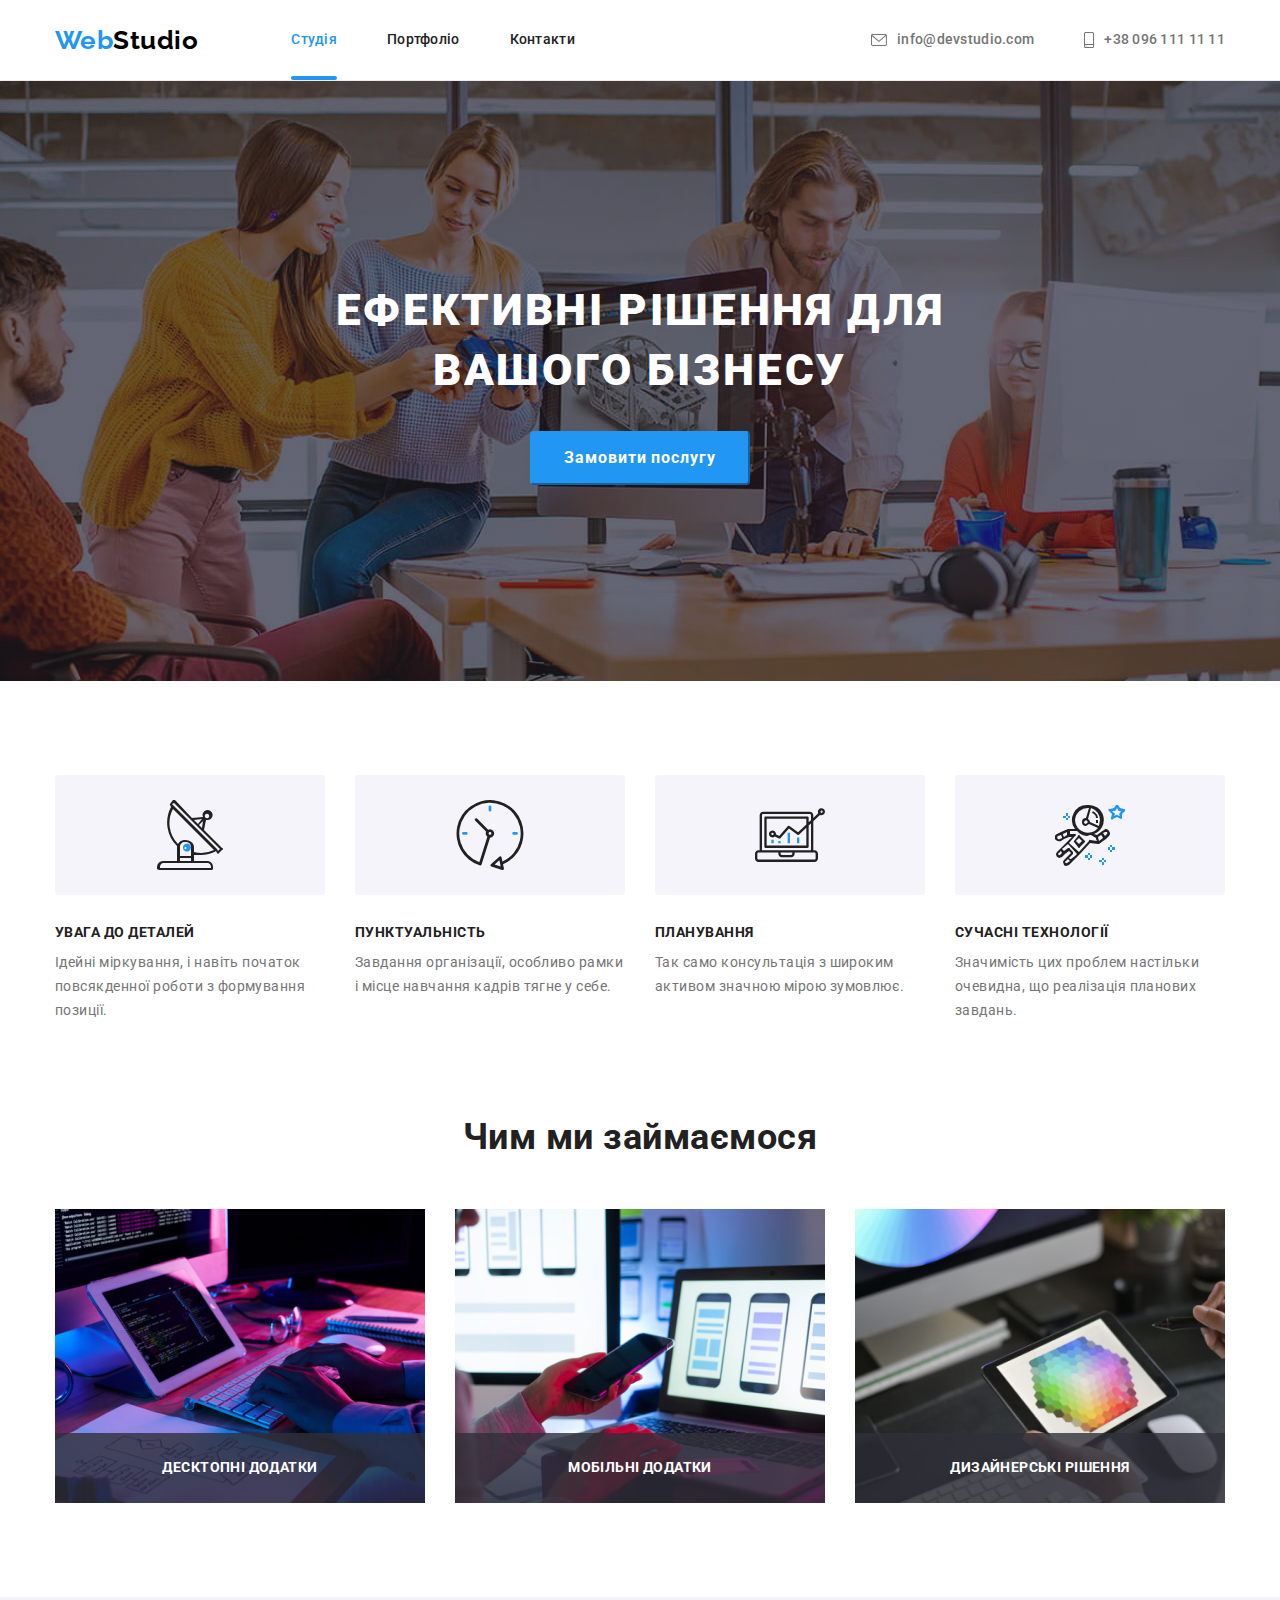
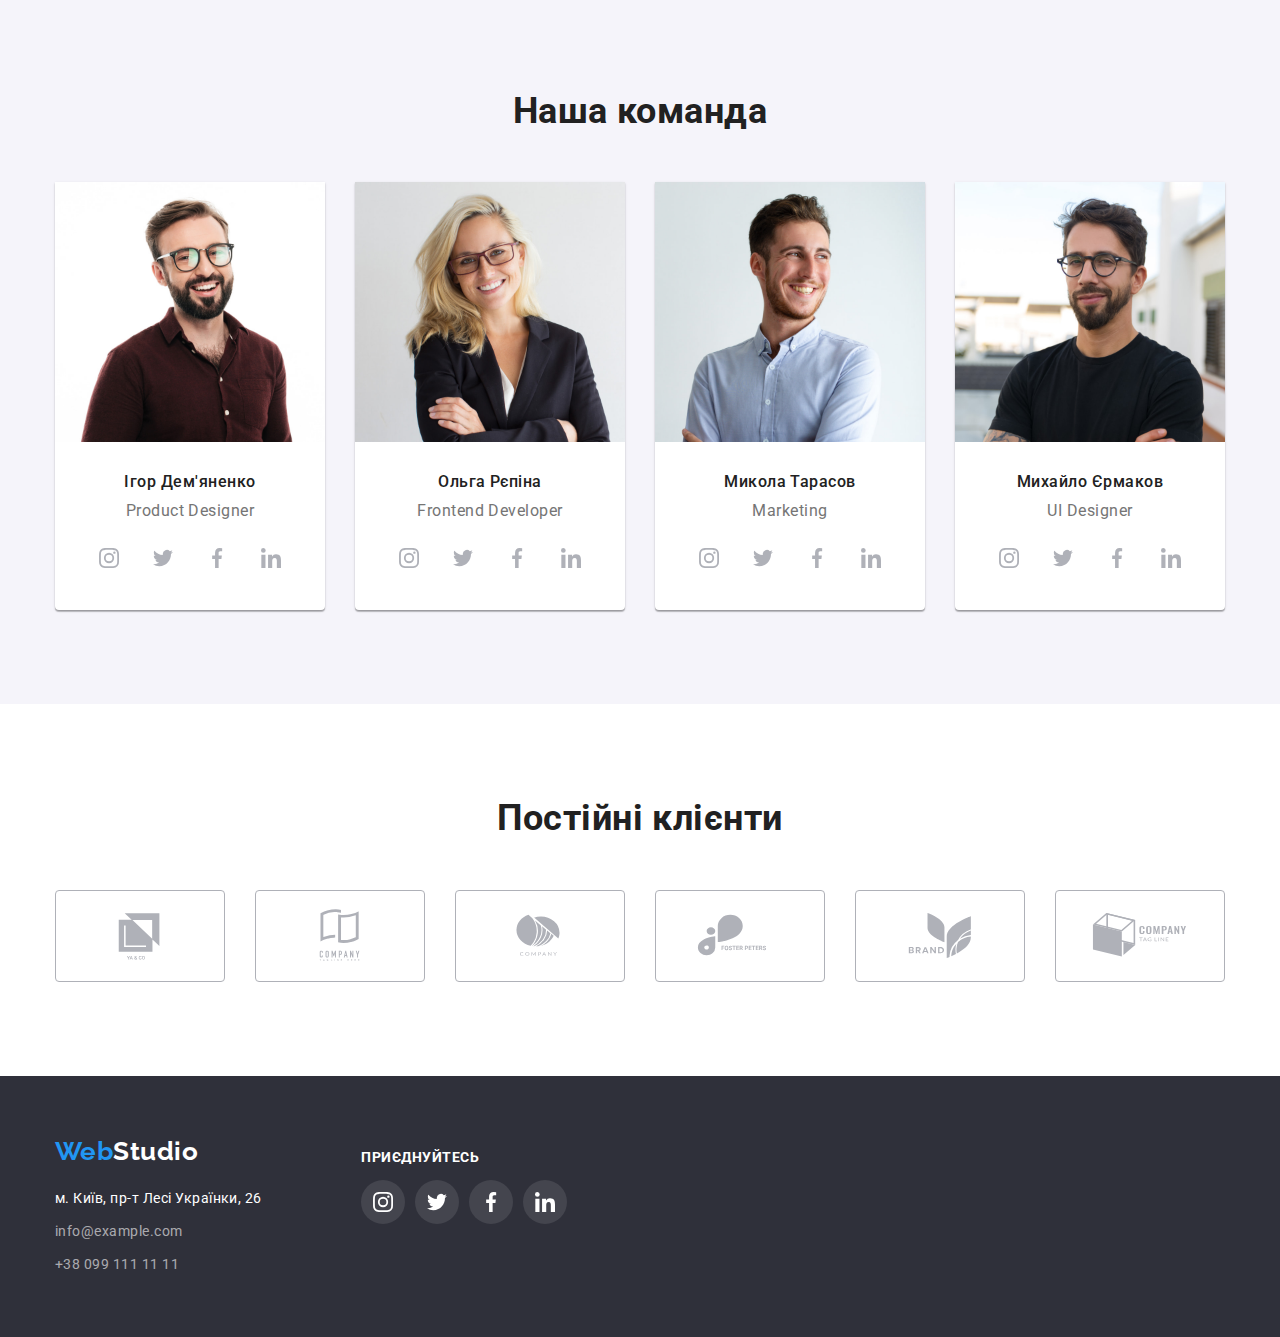
<file: index.html>
<!DOCTYPE html>
<html lang="ua">
  <head>
    <meta charset="UTF-8" />
    <meta http-equiv="X-UA-Compatible" content="IE=edge" />
    <meta name="viewport" content="width=device-width, initial-scale=1.0" />
    <title>WebStudio</title>
    <link
      href="https://fonts.googleapis.com/css2?family=Raleway:wght@700&family=Roboto:wght@400;500;700;900&display=swap"
      rel="stylesheet"
    />
    <link
      rel="stylesheet"
      href="https://cdnjs.cloudflare.com/ajax/libs/modern-normalize/1.1.0/modern-normalize.min.css"
    />
    <link rel="stylesheet" href="./css/styles.css" />
  </head>
  <body>
    <!-- Header  -->
    <header class="header">
      <div class="container main-nav">
        <nav class="general-nav">
          <a href="./index.html" class="logo"
            >Web<span class="accent">Studio</span></a
          >
          <ul class="site-nav list">
            <li class="item "><a href="./index.html" class="link current">Студія</a></li>
            <li class="item">
              <a href="./portfolio.html" class="link">Портфоліо</a>
            </li>
            <li class="item"><a href="" class="link">Контакти</a></li>
          </ul>
        </nav>
        <ul class="contact-nav list">
          <li class="item">
            <a href="mailto:info@devstudio.com" class="link">
              <svg class="contact-icon" width="16px" height="12px">
                <use href="./images/icons.svg#envelope"></use>
              </svg>
              info@devstudio.com
            </a>
          </li>
          <li class="item">
            <a href="tel:+380961111111" class="link">
              <svg class="contact-icon" width="10px" height="16px">
                <use href="./images/icons.svg#smartphone"></use>
              </svg>
              +38 096 111 11 11
            </a>
          </li>
        </ul>
      </div>
    </header>
    <!-- Main content -->
    <main>
      <!-- Герой -->
      <div class="hero-background">
        <section class="hero">
          <h1 class="hero-title">Ефективні рішення для вашого бізнесу</h1>
          <button data-modal-open class="hero-button">Замовити послугу</button>
        </section>
      </div>

      <!-- Качества -->
      <section class="section">
        <div class="container">
          <h2 class="section-title hidden">Наші якості</h2>
          <ul class="qualities list">
            <li class="item">
              <div class="icon-container">
                <svg class="icon-qualities">
                  <use href="./images/icons.svg#antenna"></use>
                </svg>
              </div>
              <h3 class="title">Увага до деталей</h3>
              <p class="text">
                Ідейні міркування, і навіть початок повсякденної роботи з
                формування позиції.
              </p>
            </li>
            <li class="item">
              <div class="icon-container">
                <svg class="icon-qualities">
                  <use href="./images/icons.svg#clock"></use>
                </svg>
              </div>
              <h3 class="title">Пунктуальність</h3>
              <p class="text">
                Завдання організації, особливо рамки і місце навчання кадрів
                тягне у себе.
              </p>
            </li>
            <li class="item icon-diagram">
              <div class="icon-container">
                <svg class="icon-qualities">
                  <use href="./images/icons.svg#diagram"></use>
                </svg>
              </div>
              <h3 class="title">Планування</h3>
              <p class="text">
                Так само консультація з широким активом значною мірою зумовлює.
              </p>
            </li>
            <li class="item icon-astronaut">
              <div class="icon-container">
                <svg class="icon-qualities">
                  <use href="./images/icons.svg#astronaut"></use>
                </svg>
              </div>
              <h3 class="title">Сучасні технології</h3>
              <p class="text">
                Значимість цих проблем настільки очевидна, що реалізація
                планових завдань.
              </p>
            </li>
          </ul>
        </div>
      </section>

      <!-- Діяльність -->
      <section class="section no-top-padding">
        <div class="container">
          <h2 class="section-title">Чим ми займаємося</h2>
          <ul class="work list">
            <li class="item">
              <img
                src="./images/studio/box1.jpg"
                alt="Поиск решений"
                width="370"
                height="auto"
              />
              <p class="description">Десктопні додатки</p>
            </li>
            <li class="item">
              <img
                src="./images/studio/box2.jpg"
                alt="Створення прототипів"
                width="370"
                height="auto"
              />
              <p class="description">Мобільні додатки</p>
            </li>
            <li class="item">
              <img
                src="./images/studio/box3.jpg"
                alt="Тестирование идей"
                width="370"
                height="auto"
              />
              <p class="description">Дизайнерські рішення</p>
            </li>
          </ul>
        </div>
      </section>

      <!-- Команда -->
      <section class="section team">
        <div class="container">
          <h2 class="section-title">Наша команда</h2>
          <ul class="team list">
            <li class="item">
              <img
                src="./images/studio/igor.jpg"
                alt="Ігор Дем'яненко"
                width="270"
                height="260"
                class="photo"
              />
              <h3 class="title">Ігор Дем'яненко</h3>
              <p class="text">Product Designer</p>
              <ul class="social-networks list">
                <li class="soc-net-item">
                  <a href="" class="link">
                    <svg class="icon-social-network">
                      <use href="./images/icons.svg#instagram"></use></svg
                  ></a>
                </li>
                <li class="soc-net-item">
                  <a href="" class="link"
                    ><svg class="icon-social-network">
                      <use href="./images/icons.svg#twitter"></use></svg
                  ></a>
                </li>
                <li class="soc-net-item">
                  <a href="" class="link"
                    ><svg class="icon-social-network">
                      <use href="./images/icons.svg#facebook"></use></svg
                  ></a>
                </li>
                <li class="soc-net-item">
                  <a href="" class="link"
                    ><svg class="icon-social-network">
                      <use href="./images/icons.svg#linkedin"></use></svg
                  ></a>
                </li>
              </ul>
            </li>
            <li class="item">
              <img
                src="./images/studio/olha.jpg"
                alt="Ольга Рєпіна"
                width="270"
                height="260"
                class="photo"
              />
              <h3 class="title">Ольга Рєпіна</h3>
              <p class="text">Frontend Developer</p>
              <ul class="social-networks list">
                <li class="soc-net-item">
                  <a href="" class="link">
                    <svg class="icon-social-network">
                      <use href="./images/icons.svg#instagram"></use></svg
                  ></a>
                </li>
                <li class="soc-net-item">
                  <a href="" class="link"
                    ><svg class="icon-social-network">
                      <use href="./images/icons.svg#twitter"></use></svg
                  ></a>
                </li>
                <li class="soc-net-item">
                  <a href="" class="link"
                    ><svg class="icon-social-network">
                      <use href="./images/icons.svg#facebook"></use></svg
                  ></a>
                </li>
                <li class="soc-net-item">
                  <a href="" class="link"
                    ><svg class="icon-social-network">
                      <use href="./images/icons.svg#linkedin"></use></svg
                  ></a>
                </li>
              </ul>
            </li>
            <li class="item">
              <img
                src="./images/studio/kolia.jpg"
                alt="Микола Тарасов"
                width="270"
                height="260"
                class="photo"
              />
              <h3 class="title">Микола Тарасов</h3>
              <p class="text">Marketing</p>
              <ul class="social-networks list">
                <li class="soc-net-item">
                  <a href="" class="link">
                    <svg class="icon-social-network">
                      <use href="./images/icons.svg#instagram"></use></svg
                  ></a>
                </li>
                <li class="soc-net-item">
                  <a href="" class="link"
                    ><svg class="icon-social-network">
                      <use href="./images/icons.svg#twitter"></use></svg
                  ></a>
                </li>
                <li class="soc-net-item">
                  <a href="" class="link"
                    ><svg class="icon-social-network">
                      <use href="./images/icons.svg#facebook"></use></svg
                  ></a>
                </li>
                <li class="soc-net-item">
                  <a href="" class="link"
                    ><svg class="icon-social-network">
                      <use href="./images/icons.svg#linkedin"></use></svg
                  ></a>
                </li>
              </ul>
            </li>
            <li class="item">
              <img
                src="./images/studio/misha.jpg"
                alt="Михайло Єрмаков"
                width="270"
                height="260"
                class="photo"
              />
              <h3 class="title">Михайло Єрмаков</h3>
              <p class="text">UI Designer</p>
              <ul class="social-networks list">
                <li class="soc-net-item">
                  <a href="" class="link">
                    <svg class="icon-social-network">
                      <use href="./images/icons.svg#instagram"></use></svg
                  ></a>
                </li>
                <li class="soc-net-item">
                  <a href="" class="link"
                    ><svg class="icon-social-network">
                      <use href="./images/icons.svg#twitter"></use></svg
                  ></a>
                </li>
                <li class="soc-net-item">
                  <a href="" class="link"
                    ><svg class="icon-social-network">
                      <use href="./images/icons.svg#facebook"></use></svg
                  ></a>
                </li>
                <li class="soc-net-item">
                  <a href="" class="link"
                    ><svg class="icon-social-network">
                      <use href="./images/icons.svg#linkedin"></use></svg
                  ></a>
                </li>
              </ul>
            </li>
          </ul>
        </div>
      </section>

      <!-- Постійні клієнти -->
      <section class="section">
        <div class="container">
          <h2 class="section-title">Постійні клієнти</h2>
          <ul class="clients list">
            <li class="item">
              <a href="" class="link">
                <svg class="icon-client">
                  <use href="./images/icons.svg#client1-logo"></use>
                </svg>
              </a>
            </li>
            <li class="item">
              <a href="" class="link">
                <svg class="icon-client">
                  <use href="./images/icons.svg#client2-logo"></use>
                </svg>
              </a>
            </li>
            <li class="item">
              <a href="" class="link">
                <svg class="icon-client">
                  <use href="./images/icons.svg#client3-logo"></use>
                </svg>
              </a>
            </li>
            <li class="item">
              <a href="" class="link">
                <svg class="icon-client">
                  <use href="./images/icons.svg#client4-logo"></use>
                </svg>
              </a>
            </li>
            <li class="item">
              <a href="" class="link">
                <svg class="icon-client">
                  <use href="./images/icons.svg#client5-logo"></use>
                </svg>
              </a>
            </li>
            <li class="item">
              <a href="" class="link">
                <svg class="icon-client">
                  <use href="./images/icons.svg#client6-logo"></use>
                </svg>
              </a>
            </li>
          </ul>
        </div>
      </section>

      <div data-modal class="backdrop is-hidden">
        <div class="modal">
          <button data-modal-close class="close-btn">
            <svg class="cross">
              <use href="./images/icons.svg#cross"></use>
            </svg>
          </button>
        </div>
      </div>
    </main>

    <!-- Footer -->
    <footer class="footer">
      <div class="container">
        <div class="footer-container">
          <div class="footer-nav">
            <a href="./index.html" class="logo"
              >Web<span class="accent">Studio</span></a
            >
            <address class="address">
              <p class="footer-address">м. Київ, пр-т Лесі Українки, 26</p>
              <ul class="contacts list">
                <li class="item">
                  <a href="mailto:info@example.com" class="link">
                    info@example.com
                  </a>
                </li>
                <li class="item">
                  <a href="tel:+380991111111" class="link">
                    +38 099 111 11 11
                  </a>
                </li>
              </ul>
            </address>
          </div>
          <div class="footer-social-net">
            <p class="text">приєднуйтесь</p>
            <ul class="social-networks list">
              <li class="soc-net-item">
                <a href="" class="link">
                  <svg class="icon-social-network">
                    <use href="./images/icons.svg#instagram"></use></svg
                ></a>
              </li>
              <li class="soc-net-item">
                <a href="" class="link"
                  ><svg class="icon-social-network">
                    <use href="./images/icons.svg#twitter"></use></svg
                ></a>
              </li>
              <li class="soc-net-item">
                <a href="" class="link"
                  ><svg class="icon-social-network">
                    <use href="./images/icons.svg#facebook"></use></svg
                ></a>
              </li>
              <li class="soc-net-item">
                <a href="" class="link"
                  ><svg class="icon-social-network">
                    <use href="./images/icons.svg#linkedin"></use></svg
                ></a>
              </li>
            </ul>
          </div>
        </div>
      </div>
    </footer>
    <script src="./js/modal.js"></script>
  </body>
</html>
</file>
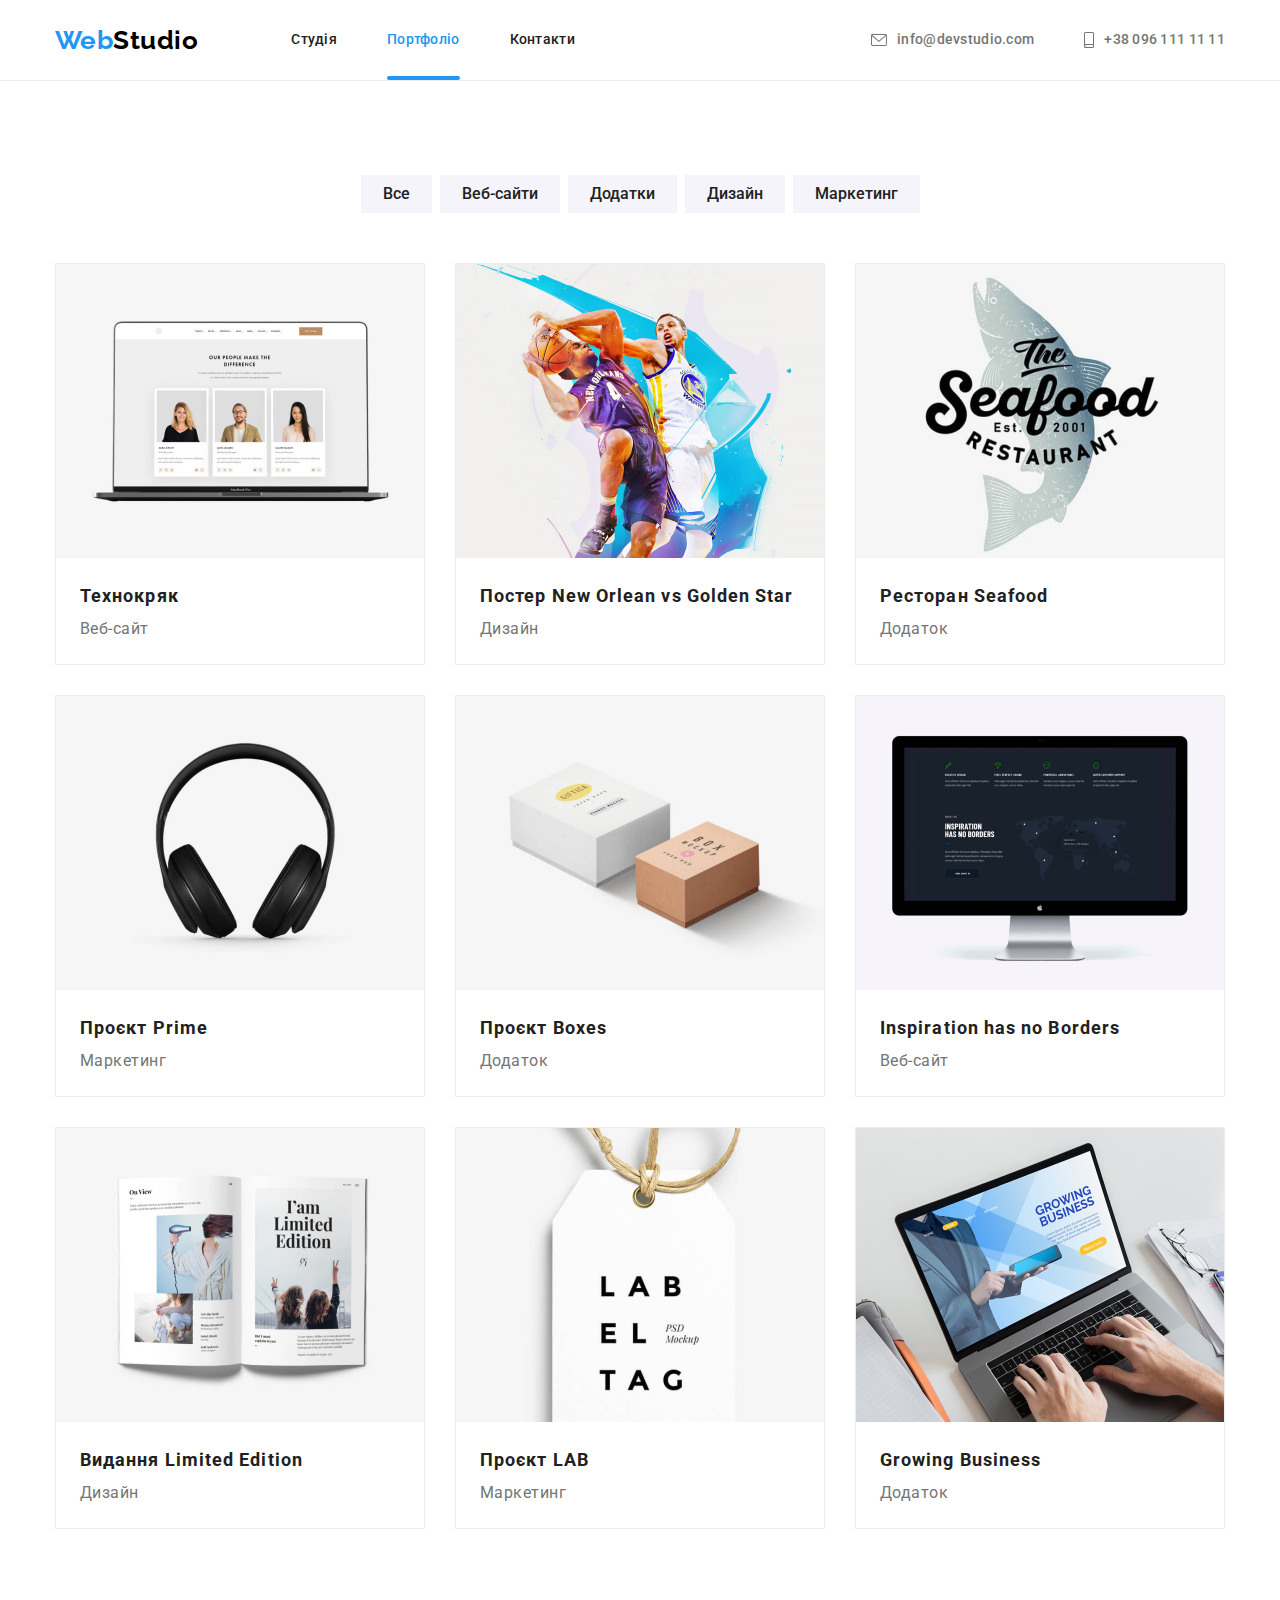
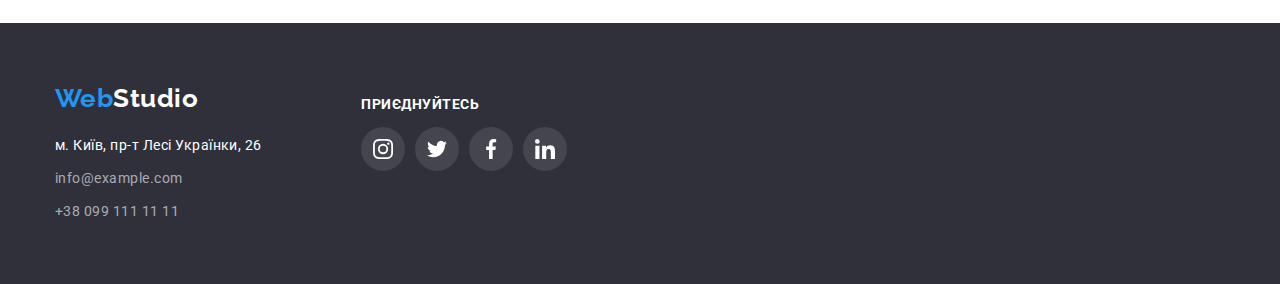
<file: portfolio.html>
<!DOCTYPE html>
<html lang="ua">
  <head>
    <meta charset="UTF-8" />
    <meta http-equiv="X-UA-Compatible" content="IE=edge" />
    <meta name="viewport" content="width=device-width, initial-scale=1.0" />
    <title>Portfolio</title>
    <link
      href="https://fonts.googleapis.com/css2?family=Raleway:wght@700&family=Roboto:wght@400;500;700;900&display=swap"
      rel="stylesheet"
    />
    <link
      rel="stylesheet"
      href="https://cdnjs.cloudflare.com/ajax/libs/modern-normalize/1.1.0/modern-normalize.min.css"
    />
    <link rel="stylesheet" href="./css/styles.css" />
  </head>
  <body>
    <!-- Header  -->
    <header class="header">
      <div class="container main-nav">
        <nav class="general-nav">
          <a href="./index.html" class="logo"
            >Web<span class="accent">Studio</span></a
          >
          <ul class="site-nav list">
            <li class="item"><a href="./index.html" class="link">Студія</a></li>
            <li class="item">
              <a href="./portfolio.html" class="link current">Портфоліо</a>
            </li>
            <li class="item"><a href="" class="link">Контакти</a></li>
          </ul>
        </nav>
        <ul class="contact-nav list">
          <li class="item">
            <a href="mailto:info@devstudio.com" class="link">
              <svg class="contact-icon" width="16px" height="12px">
                <use href="./images/icons.svg#envelope"></use>
              </svg>
              info@devstudio.com
            </a>
          </li>
          <li class="item">
            <a href="tel:+380961111111" class="link">
              <svg class="contact-icon" width="10px" height="16px">
                <use href="./images/icons.svg#smartphone"></use>
              </svg>
              +38 096 111 11 11
            </a>
          </li>
        </ul>
      </div>
    </header>

    <!-- Main content -->
    <main>
      <!-- Приклади робіт -->
      <section class="section">
        <div class="container">
          <h1 class="section-title hidden">Наші роботи</h1>
          <ul class="work-categories list">
            <li class="item">
              <button type="button" class="button">Все</button>
            </li>
            <li class="item">
              <button type="button" class="button">Веб-сайти</button>
            </li>
            <li class="item">
              <button type="button" class="button">Додатки</button>
            </li>
            <li class="item">
              <button type="button" class="button">Дизайн</button>
            </li>
            <li class="item">
              <button type="button" class="button">Маркетинг</button>
            </li>
          </ul>
          <ul class="work-example list">
            <li class="item">
              <div class="image">
                <img
                  src="./images/portfolio/techno.jpg"
                  alt="Технокряк"
                  width="370"
                  height="294"
                />
                <p class="image-text">
                  Ресурс пропонує комплексні пропозиції з різним рівнем
                  функціоналу та сервісів. Все це дозволить відвідувачу отримати
                  вичерпні відомості про компанію чи приватну особу.
                </p>
              </div>
              <div class="work-description">
                <h2 class="title">Технокряк</h2>
                <p class="text">Веб-сайт</p>
              </div>
            </li>
            <li class="item">
              <div class="image">
                <img
                  src="./images/portfolio/new-orlean.jpg"
                  alt="Постер New Orlean vs Golden Star"
                  width="370"
                  height="294"
                />
                <p class="image-text">
                  Ресурс пропонує комплексні пропозиції з різним рівнем
                  функціоналу та сервісів. Все це дозволить відвідувачу отримати
                  вичерпні відомості про компанію чи приватну особу.
                </p>
              </div>
              <div class="work-description">
                <h2 class="title">Постер New Orlean vs Golden Star</h2>
                <p class="text">Дизайн</p>
              </div>
            </li>
            <li class="item">
              <div class="image">
                <img
                  src="./images/portfolio/seafood.jpg"
                  alt="Ресторан Seafood"
                  width="370"
                  height="294"
                />
                <p class="image-text">
                  Ресурс пропонує комплексні пропозиції з різним рівнем
                  функціоналу та сервісів. Все це дозволить відвідувачу отримати
                  вичерпні відомості про компанію чи приватну особу.
                </p>
              </div>
              <div class="work-description">
                <h2 class="title">Ресторан Seafood</h2>
                <p class="text">Додаток</p>
              </div>
            </li>
            <li class="item">
              <div class="image">
                <img
                  src="./images/portfolio/prime.jpg"
                  alt="Проєкт Prime"
                  width="370"
                  height="294"
                />
                <p class="image-text">
                  Ресурс пропонує комплексні пропозиції з різним рівнем
                  функціоналу та сервісів. Все це дозволить відвідувачу отримати
                  вичерпні відомості про компанію чи приватну особу.
                </p>
              </div>
              <div class="work-description">
                <h2 class="title">Проєкт Prime</h2>
                <p class="text">Маркетинг</p>
              </div>
            </li>
            <li class="item">
              <div class="image">
                <img
                  src="./images/portfolio/boxes.jpg"
                  alt="Проєкт Boxes"
                  width="370"
                  height="294"
                />
                <p class="image-text">
                  Ресурс пропонує комплексні пропозиції з різним рівнем
                  функціоналу та сервісів. Все це дозволить відвідувачу отримати
                  вичерпні відомості про компанію чи приватну особу.
                </p>
              </div>
              <div class="work-description">
                <h2 class="title">Проєкт Boxes</h2>
                <p class="text">Додаток</p>
              </div>
            </li>
            <li class="item">
              <div class="image">
                <img
                  src="./images/portfolio/inspiration.jpg"
                  alt="Inspiration has no Borders"
                  width="370"
                  height="294"
                />
                <p class="image-text">
                  Ресурс пропонує комплексні пропозиції з різним рівнем
                  функціоналу та сервісів. Все це дозволить відвідувачу отримати
                  вичерпні відомості про компанію чи приватну особу.
                </p>
              </div>
              <div class="work-description">
                <h2 class="title">Inspiration has no Borders</h2>
                <p class="text">Веб-сайт</p>
              </div>
            </li>
            <li class="item">
              <div class="image">
                <img
                  src="./images/portfolio/limited-edition.jpg"
                  alt="Видання Limited Edition"
                  width="370"
                  height="294"
                />
                <p class="image-text">
                  Ресурс пропонує комплексні пропозиції з різним рівнем
                  функціоналу та сервісів. Все це дозволить відвідувачу отримати
                  вичерпні відомості про компанію чи приватну особу.
                </p>
              </div>
              <div class="work-description">
                <h2 class="title">Видання Limited Edition</h2>
                <p class="text">Дизайн</p>
              </div>
            </li>
            <li class="item">
              <div class="image">
                <img
                  src="./images/portfolio/lab.jpg"
                  alt="Проєкт LAB"
                  width="370"
                  height="294"
                />
                <p class="image-text">
                  Ресурс пропонує комплексні пропозиції з різним рівнем
                  функціоналу та сервісів. Все це дозволить відвідувачу отримати
                  вичерпні відомості про компанію чи приватну особу.
                </p>
              </div>
              <div class="work-description">
                <h2 class="title">Проєкт LAB</h2>
                <p class="text">Маркетинг</p>
              </div>
            </li>
            <li class="item">
              <div class="image">
                <img
                  src="./images/portfolio/growing-business.jpg"
                  alt="Growing Business"
                  width="370"
                  height="294"
                />
                <p class="image-text">
                  Ресурс пропонує комплексні пропозиції з різним рівнем
                  функціоналу та сервісів. Все це дозволить відвідувачу отримати
                  вичерпні відомості про компанію чи приватну особу.
                </p>
              </div>
              <div class="work-description">
                <h2 class="title">Growing Business</h2>
                <p class="text">Додаток</p>
              </div>
            </li>
          </ul>
        </div>
      </section>
    </main>

    <!-- Footer -->
    <footer class="footer">
      <div class="container">
        <div class="footer-container">
          <div class="footer-nav">
            <a href="./index.html" class="logo"
              >Web<span class="accent">Studio</span></a
            >
            <address class="address">
              <p class="footer-address">м. Київ, пр-т Лесі Українки, 26</p>
              <ul class="contacts list">
                <li class="item">
                  <a href="mailto:info@example.com" class="link">
                    info@example.com
                  </a>
                </li>
                <li class="item">
                  <a href="tel:+380991111111" class="link">
                    +38 099 111 11 11
                  </a>
                </li>
              </ul>
            </address>
          </div>
          <div class="footer-social-net">
            <p class="text">приєднуйтесь</p>
            <ul class="social-networks list">
              <li class="soc-net-item">
                <a href="" class="link">
                  <svg class="icon-social-network">
                    <use href="./images/icons.svg#instagram"></use></svg
                ></a>
              </li>
              <li class="soc-net-item">
                <a href="" class="link"
                  ><svg class="icon-social-network">
                    <use href="./images/icons.svg#twitter"></use></svg
                ></a>
              </li>
              <li class="soc-net-item">
                <a href="" class="link"
                  ><svg class="icon-social-network">
                    <use href="./images/icons.svg#facebook"></use></svg
                ></a>
              </li>
              <li class="soc-net-item">
                <a href="" class="link"
                  ><svg class="icon-social-network">
                    <use href="./images/icons.svg#linkedin"></use></svg
                ></a>
              </li>
            </ul>
          </div>
        </div>
      </div>
    </footer>
  </body>
</html>
</file>
<file: css/styles.css>
:root{
--primary-text-color: #757575;
--accent-color:#2196F3;
--active-accent-color:#188CE8;
--white-color:#FFFFFF;
--black-color:#000000;
--background-color:#E5E5E5;
--title-color:#212121;
--footer-link-color:rgba(255, 255, 255, 0.6);
--grey-color:#F5F4FA;
--header-border-color:#ECECEC;
--secondary-background-color:#2F303A;
--hero-color:rgba(47, 48, 58, 0.4);
--card-border-color:#EEEEEE;
--icon-color:#AFB1B8;
--icon-background-color: rgba(255, 255, 255, 0.1);
--work-wrapper-color:rgba(47, 48, 58, 0.8);

--timing-function: cubic-bezier(0.4, 0, 0.2, 1);
}

html{
box-sizing: border-box;
}

*,
* ::before,
* ::after{
    box-sizing: inherit;
}

body{
    color: var(--primary-text-color);

    font-family: 'Roboto', sans-serif;
    letter-spacing: 0.03em;
}

img{
    display: block;
}

.list{
    padding: 0;
    margin: 0;
    list-style: none;

}

.container{
    margin: 0 auto;
    padding-left: 15px;
    padding-right: 15px;
    width: 1200px;
}




/* Header */
.header{
    border-bottom: 1px solid var(--header-border-color);
}
/* Main nav */
.main-nav{
    display: flex;
}

.general-nav{
    display: flex;
    align-items: center;
}

/* Logo */
.logo{
    margin-right: 93px;

    color: var(--accent-color);

    font-family: 'Raleway', sans-serif;
    font-weight: 700;
    font-size: 26px;
    line-height: 1.19;
    text-decoration: none;
}

.header .accent{
    color: var(--black-color);
}

.footer .accent{
    color: var(--white-color);
}


/*  Site nav */
.site-nav{
    display: flex;
}

.site-nav .item:not(:last-child){
    margin-right: 50px;
}


.site-nav .link{
    display: block;
    padding-top: 32px;
    padding-bottom: 32px;

    color: var(--title-color);
    font-weight: 500;
    font-size: 14px;
    line-height: 1.14;
    letter-spacing: 0.02em;
    text-decoration: none;

    transition: color 250ms var(--timing-function);
}

.site-nav .link:hover, 
.site-nav .link:focus{
    color: var(--accent-color);
}

.link.current {
    position: relative;
    color: var(--accent-color);
}

.link.current::after{
    position: absolute;
    left: 0;
    bottom: 0;
    content: " ";
    display: inline-block;
    height: 4px;
    width: 100%;
    border-radius: 2px;

    background: var(--accent-color);
}

/* Contacts */
.contact-nav{
    display: flex;
    margin-left: auto;
}

.contact-nav .item:not(:last-child){
    margin-right: 50px;
}

.contact-nav .link{
    display: flex;
    padding-top: 32px;
    padding-bottom: 32px;
    align-items: center;

    color: var(--primary-text-color);
    font-weight: 500;
    font-size: 14px;
    line-height: 1.14;
    letter-spacing: 0.02em;
    text-decoration: none;

    transition: color 250ms var(--timing-function);
}

.contact-nav .link:hover,
.contact-nav .link:focus,
.footer .contacts .link:hover,
.footer .contacts .link:focus{
    color: var(--accent-color);
}

.contact-icon {
    margin-right: 10px;

    fill: currentColor;
}

/* Hero */

.hero-background{
    max-width: 1600px;
    height: 600px;
    margin-left: auto;
    margin-right: auto;

    background-image: linear-gradient(to right,var(--hero-color),var(--hero-color)),
    url(../images/studio/hero-img.jpg);
    background-color: var(--secondary-background-color);
    background-repeat: no-repeat;
    background-position: center;
    background-size: cover;
}

.hero{
    padding-top: 200px;
    padding-bottom: 200px;
    text-align: center;
}

.hero-title{
    width: 696px;
    margin: 0 auto;
    margin-bottom: 30px;


    color: var(--white-color);
    font-weight: 900;
    font-size: 44px;
    line-height: 1.36;    
    text-align: center;
    letter-spacing: 0.06em;
    text-transform: uppercase;
}

.hero-button{
    cursor: pointer;
    padding: 10px 32px;
    min-width: 200px;
    text-align: center;
    border-color: var(--accent-color);
    border-radius: 4px;

    background-color: var(--accent-color);
    color: var(--white-color);
    font-family: 'Roboto', sans-serif;
    font-weight: 700;
    font-size: 16px;
    line-height: 1.88;
    letter-spacing: 0.06em;

    transition: background-color 250ms var(--timing-function);
}

.hero-button:hover,
.hero-button:focus{
    background-color: var(--active-accent-color);
}

/* Sections */
.section{
    padding-top: 94px;
    padding-bottom: 94px;
}

.section.no-top-padding{
    padding-top: 0;
}

.section-title{
    margin-top:0;
    margin-bottom: 50px;

    color: var(--title-color);
    font-weight: 700;
    font-size: 36px;
    line-height: 1.16;
    text-align: center;
}

.section-title.hidden{
    display: none;
}

/* Qualities */
.qualities{
    display: flex;
    flex-wrap: wrap;
}
.qualities .item{
    width: 270px;
    margin-right: 30px;
}

.icon-container{
    display: flex;
    height: 120px;
    margin-bottom: 30px;
    border-radius: 4px;
    justify-content: center;
    align-items: center;

    background-color: var(--grey-color);
}

.icon-qualities{
    height: 70px;
    width: 70px;
}


.qualities .item:last-child{
    margin-right: 0;
}

.qualities .title{
    margin-top: 0;
    margin-bottom: 10px;

    color: var(--title-color);
    font-weight: 700;
    font-size: 14px;
    line-height: 1.14;
    text-transform: uppercase;
}
.qualities .text{
    margin-top: 0;
    margin-bottom: 0;

    font-size: 14px;
    line-height: 1.71;
}

/* Works */
.work {
    display: flex;
}

.work .item{
    position: relative;

}


.work .item:not(:last-child){
    margin-right: 30px;
}



.work .description{
    position: absolute;
    bottom: 0;
    left: 0;

    display: inline-flex;
    align-items: center;
    justify-content: center;

    margin-top: 0;
    margin-bottom: 0;
    width: 370px;
    height: 70px;
   
    color: var(--white-color);
    background: var(--work-wrapper-color);

    font-weight: 700;
    font-size: 14px;
    line-height: 1.14;
    letter-spacing: 0.03em;
    text-transform: uppercase;

}



/* Team */
.section.team{
background-color: var(--grey-color);
}

.team{
    display: flex;
}

.team .item{
    padding-bottom:30px;
    border-radius: 0px 0px 4px 4px;

    background-color: var(--white-color);
    box-shadow: 0px 1px 3px rgba(0, 0, 0, 0.12),
    0px 1px 1px rgba(0, 0, 0, 0.14),
    0px 2px 1px rgba(0, 0, 0, 0.2);
}

.team .item:not(:last-child){
    margin-right: 30px;
}

.team .photo{
    margin-bottom: 30px;
}
.team .title{
    margin-top: 0;
    margin-bottom: 10px;

    color:var(--title-color);
    font-weight: 500;
    font-size: 16px;
    line-height: 1.19;
    text-align: center;
}

.team .text{
    margin-top: 0;
    margin-bottom: 16px;

    font-size: 16px;
    line-height: 1.19;
    text-align: center;
}

.social-networks{
    display: flex;
    justify-content: center;
}

.soc-net-item:not(:last-child){
    padding-right: 10px;
}

.social-networks .link{
    display: flex;
    padding: 12px;
    border-radius: 50%;

    color: var(--icon-color);

    transition: color 250ms var(--timing-function),
    background-color 250ms var(--timing-function);
}

.social-networks .link:hover,
.social-networks .link:focus{
    color: var(--white-color);
    background-color: var(--accent-color);
}

.icon-social-network {
    height: 20px;
    width: 20px;

    fill: currentColor;
}

/* Clients */
.clients{
    display: flex;
}

.clients .link{
    width: 100%;
    height: 100%;
    display: flex;
    align-items: center;
    justify-content: center;
    border: 1px solid var(--icon-color);
    border-radius: 4px;

    color: var(--icon-color);

    transition: color 250ms var(--timing-function),
                border-color 250ms var(--timing-function);
}

.clients .link:hover,
.clients .link:focus{
    color: var(--accent-color);
    border-color: var(--accent-color);
}

.clients .item {
    width: 170px;
    height: 92px;
}

.clients .item:not(:last-child){
    margin-right: 30px;
}

.icon-client{
    width:106px;
    height: 60px;

    fill:currentColor;
}

/* Footer */
.footer{
    padding: 60px 0;
    background-color:var(--secondary-background-color);
}

.footer-container{
    display: flex;
}

.footer-nav{
    margin-right: 70px;
}

.footer .logo{
    display: inline-block;
    margin-bottom: 20px;
}


.footer-address{
    margin-top: 0;
    margin-bottom: 9px;

    color: var(--white-color);
    font-style: normal;
    font-size: 14px;
    line-height: 1.71;
}

.contacts .link{
    color: var(--footer-link-color);
    font-style: normal;
    font-size: 14px;
    line-height: 1.71;
    text-decoration: none;

    transition: background-color 250ms var(--timing-function);
}

.contacts .item:not(:last-child){
    margin-bottom: 9px;
}

.footer-social-net .text{
    color: var(--white-color);
    font-weight: 700;
    font-size: 14px;
    line-height: 1.14;
    text-transform: uppercase;

}

.footer .social-networks .link{
    color:var(--white-color);
    background-color: var(--icon-background-color);

    transition: background-color 250ms var(--timing-function);
}
.footer .social-networks .link:hover,
.footer .social-networks .link:focus {
    background-color: var(--accent-color);
}
/* Portfolio page */
/* Work categories */

.work-categories{
    display: flex;
    justify-content: center;
    margin-bottom: 50px;
}

.work-categories .item:not(:last-child){
    margin-right: 8px;
}

.work-categories .button{
    padding: 6px 22px;
    border: transparent;
    background-color: var(--grey-color);
    color:var(--title-color);
    font-family: 'Roboto',sans-serif;
    font-weight: 500;
    font-size: 16px;
    line-height: 1.62;
    text-align: center;

    cursor: pointer;

    transition: border-color 250ms var(--timing-function),
    color 250ms  var(--timing-function),
    background-color 250ms var(--timing-function),
    box-shadow 250ms var(--timing-function);
}

.work-categories .button:hover,
.work-categories .button:focus{
  
    background-color: var(--accent-color);
    color:var(--white-color);
    box-shadow: 0px 3px 1px rgba(0, 0, 0, 0.1),
    0px 1px 2px rgba(0, 0, 0, 0.08),
    0px 2px 2px rgba(0, 0, 0, 0.12);
}

.work-example{
    display: flex;
    flex-wrap: wrap;
}

.work-example .item{
    width: calc((100% - 2*30px)/3);
    border: 1px solid var(--card-border-color);

    background-color: var(--white-color);

    transition: box-shadow 250ms var(--timing-function);
}

.work-example .item:hover,
.work-example .item:focus{
    box-shadow: 0px 1px 1px rgba(0, 0, 0, 0.12),
    0px 4px 4px rgba(0, 0, 0, 0.06),
    1px 4px 6px rgba(0, 0, 0, 0.16);
}

.work-example .item:not(:nth-child(3n)){
    margin-right: 30px;
}

.work-example .item:not(:nth-last-child(-n+3)){
    margin-bottom: 30px;
}


.work-example .image{
    position: relative;
    overflow: hidden;
}

.work-example .image-text{

    position: absolute;
    left: 0;
    top: 0;

    width: 100%;
    height: 100%;
    padding: 63px 24px;
    margin: 0;

    background-color: rgba(33, 150, 243, 0.9);
    color: var(--white-color);
    font-size: 18px;
    line-height: 1.55;

    transform: translateY(100%);
    transition: transform 250ms var(--timing-function);
    
}

.work-example .item:hover .image-text{
    transform: translateY(0);
}

.work-description{
    padding-top: 20px;
    padding-bottom: 20px;
    padding-left: 24px;
    padding-right: 24px;
}

.work-example .title{
    margin: 0;

    color: var(--title-color);
    font-weight: 700;
    font-size: 18px;
    line-height: 2;
    letter-spacing: 0.06em;
}

.work-example .text{
    margin: 0;

    font-size: 16px;
    line-height: 1.88;
}

.backdrop{
    position: fixed;
    top: 0;
    left: 0;

    width: 100%;
    height: 100%;

    background-color:  rgba(0, 0, 0, 0.2);
    opacity: 1;
    transition: opacity 250ms var(--timing-function);
}

.backdrop.is-hidden{
    opacity: 0;
    pointer-events: none;
}

.backdrop.is-hidden .modal{
    transform: translate(-50%, -50%) scale(0);
}

.modal{
    position: absolute;
    left: 50%;
    top: 50%;
    transform: translate(-50%,-50%) scale(1);

    width: 528px;
    height: 581px;

    background: var(--white-color);
    box-shadow: 0px 1px 3px rgba(0, 0, 0, 0.12),
    0px 1px 1px rgba(0, 0, 0, 0.14),
    0px 2px 1px rgba(0, 0, 0, 0.2);
    border-radius: 4px;

    transition: transform 250ms var(--timing-function);
}

.cross{
    padding: 6px;
    width: 30px;
    height: 30px;
}

.close-btn{
    display: flex;
    margin-top: 8px;
    margin-right: 8px;
    margin-left: 490px;
    padding: 0;
    border-radius: 50%;
    
    background: var(--white-color);
    border: 1px solid rgba(0, 0, 0, 0.1);

    cursor: pointer;
}
</file>
